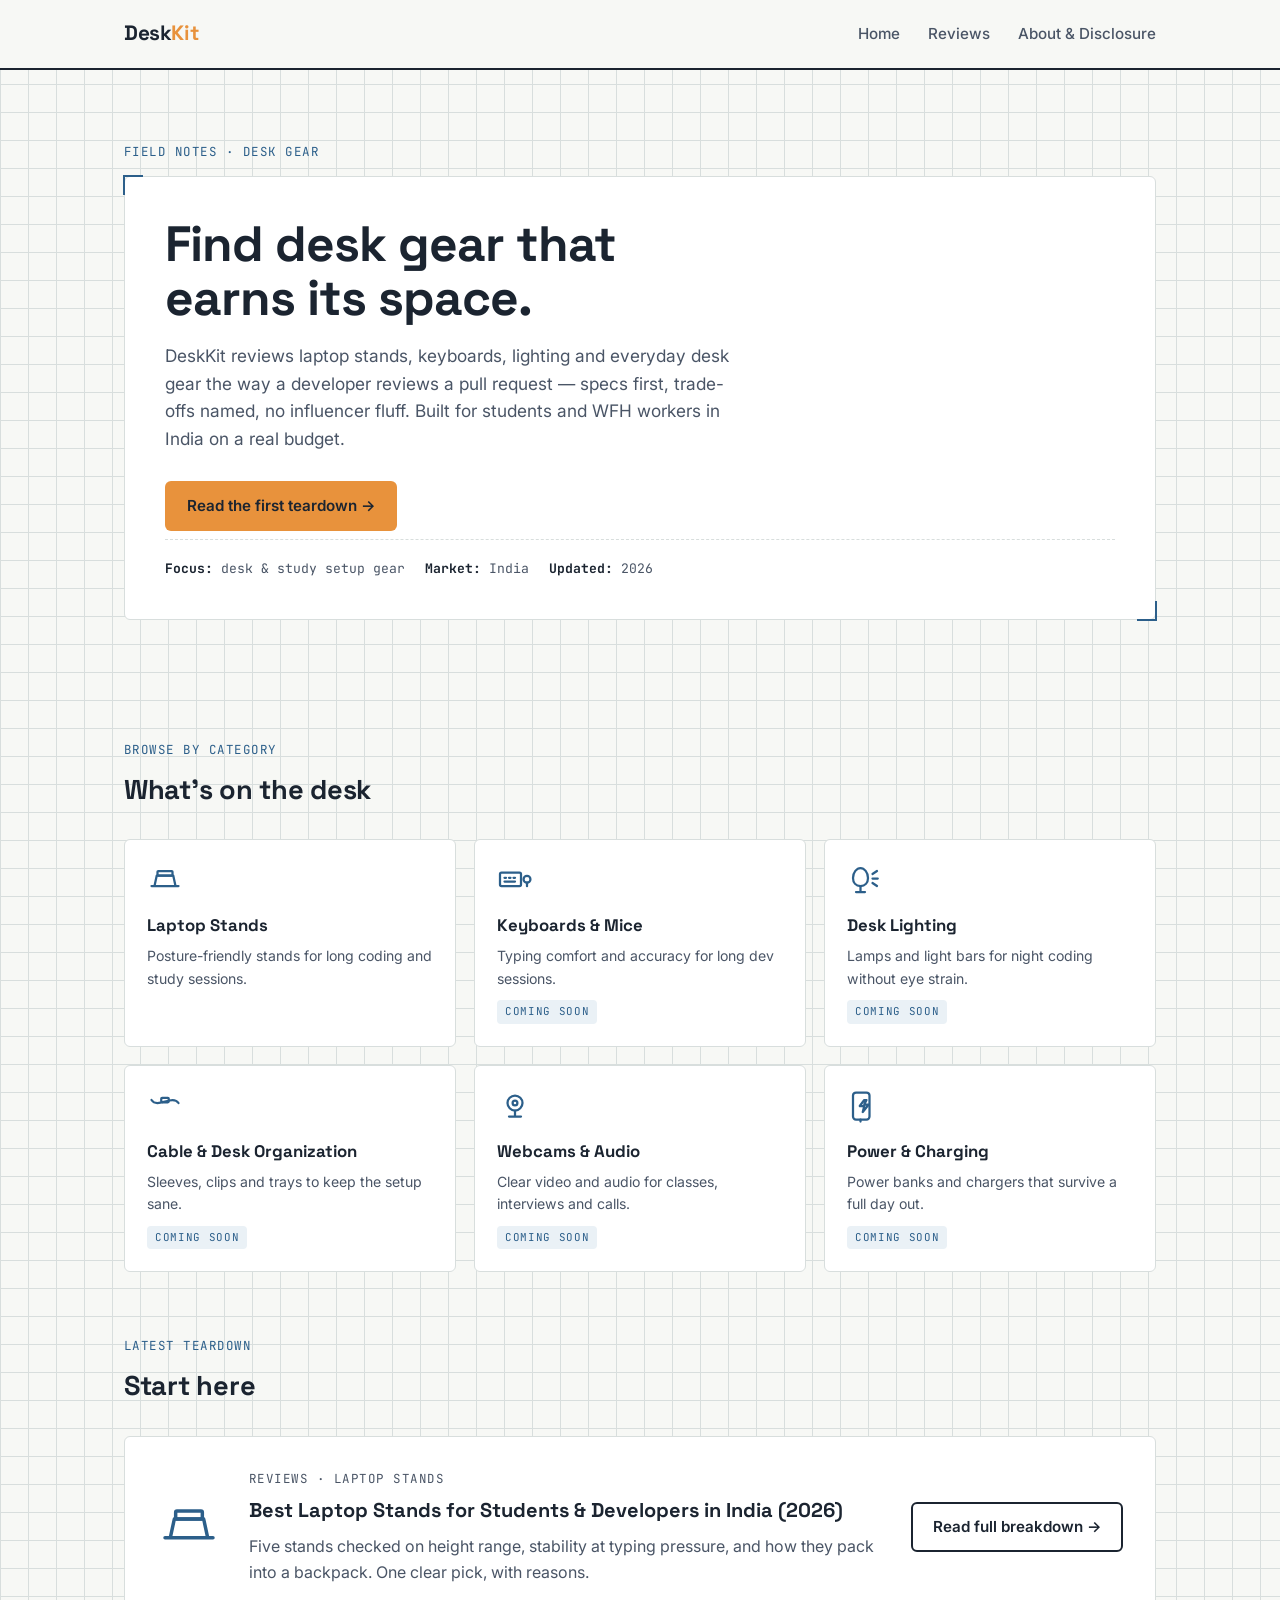
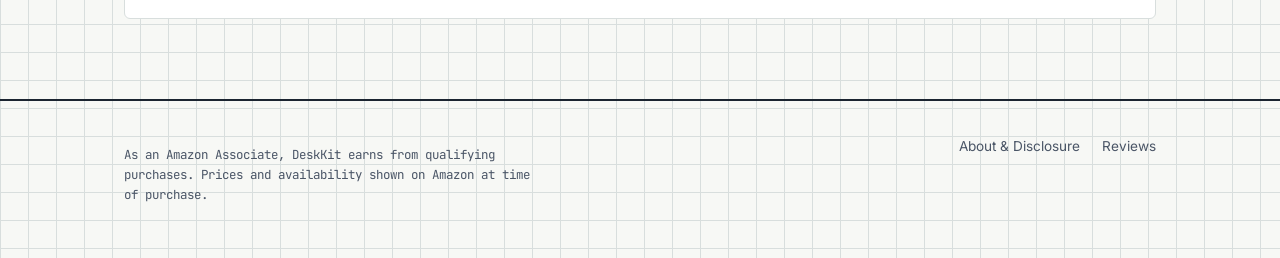
<file: index.html>
<!DOCTYPE html>
<html lang="en">
<head>
<meta charset="UTF-8">
<meta name="viewport" content="width=device-width, initial-scale=1.0">
<title>DeskKit — Desk Gear Reviews for Indian Students &amp; Developers</title>
<meta name="description" content="Practical, budget-aware reviews of laptop stands, keyboards, lighting and desk gear for students, developers and WFH workers in India.">
<link rel="preconnect" href="https://fonts.googleapis.com">
<link href="https://fonts.googleapis.com/css2?family=Space+Grotesk:wght@500;700&family=Inter:wght@400;500;600&family=JetBrains+Mono:wght@400;500&display=swap" rel="stylesheet">
<link rel="stylesheet" href="assets/style.css">
</head>
<body>

<header class="site-header">
  <div class="wrap">
    <a href="index.html" class="logo">Desk<span>Kit</span></a>
    <nav class="main-nav" id="mainNav">
      <a href="index.html">Home</a>
      <a href="reviews/best-laptop-stands.html">Reviews</a>
      <a href="about.html">About &amp; Disclosure</a>
    </nav>
    <button class="nav-toggle" id="navToggle" aria-label="Toggle menu" aria-expanded="false">≡</button>
  </div>
</header>

<main class="wrap">

  <section class="hero">
    <p class="eyebrow">Field notes · desk gear</p>
    <div class="hero-box frame-marks">
      <h1>Find desk gear that earns its space.</h1>
      <p class="lead">DeskKit reviews laptop stands, keyboards, lighting and everyday desk gear the way a developer reviews a pull request — specs first, trade-offs named, no influencer fluff. Built for students and WFH workers in India on a real budget.</p>
      <a href="reviews/best-laptop-stands.html" class="btn btn-primary">Read the first teardown →</a>
      <div class="specs-strip">
        <span><strong>Focus:</strong> desk &amp; study setup gear</span>
        <span><strong>Market:</strong> India</span>
        <span><strong>Updated:</strong> 2026</span>
      </div>
    </div>
  </section>

  <section class="reveal">
    <div class="section-head">
      <p class="eyebrow">Browse by category</p>
      <h2>What's on the desk</h2>
    </div>
    <div class="cat-grid">

      <a class="cat-card" href="reviews/best-laptop-stands.html">
        <svg class="icon" viewBox="0 0 24 24" fill="none" stroke="currentColor" stroke-width="1.5">
          <path d="M3 16h18M5 16l1.5-7h11L19 16" stroke-linecap="round" stroke-linejoin="round"/>
          <rect x="7" y="6" width="10" height="3" rx="0.5"/>
        </svg>
        <h3>Laptop Stands</h3>
        <p>Posture-friendly stands for long coding and study sessions.</p>
      </a>

      <div class="cat-card">
        <svg class="icon" viewBox="0 0 24 24" fill="none" stroke="currentColor" stroke-width="1.5">
          <rect x="2" y="7" width="14" height="9" rx="1"/>
          <path d="M5 10.5h1M8 10.5h1M11 10.5h1M5 13h7" stroke-linecap="round"/>
          <circle cx="20" cy="11.5" r="2.3"/>
          <path d="M20 13.8v2.3" stroke-linecap="round"/>
        </svg>
        <h3>Keyboards &amp; Mice</h3>
        <p>Typing comfort and accuracy for long dev sessions.</p>
        <span class="tag-soon">Coming soon</span>
      </div>

      <div class="cat-card">
        <svg class="icon" viewBox="0 0 24 24" fill="none" stroke="currentColor" stroke-width="1.5">
          <path d="M6 20h6M9 20v-4" stroke-linecap="round"/>
          <path d="M9 16c-3 0-5-2.2-5-5.4C4 7 6.5 4 9 4s5 3 5 6.6C14 13.8 12 16 9 16z"/>
          <path d="M17 8l3-2M17 11h3.5M17 14l3 2" stroke-linecap="round"/>
        </svg>
        <h3>Desk Lighting</h3>
        <p>Lamps and light bars for night coding without eye strain.</p>
        <span class="tag-soon">Coming soon</span>
      </div>

      <div class="cat-card">
        <svg class="icon" viewBox="0 0 24 24" fill="none" stroke="currentColor" stroke-width="1.5">
          <path d="M3 8c4 6 14-4 18 2" stroke-linecap="round"/>
          <rect x="9.5" y="6.5" width="5" height="3" rx="0.6"/>
        </svg>
        <h3>Cable &amp; Desk Organization</h3>
        <p>Sleeves, clips and trays to keep the setup sane.</p>
        <span class="tag-soon">Coming soon</span>
      </div>

      <div class="cat-card">
        <svg class="icon" viewBox="0 0 24 24" fill="none" stroke="currentColor" stroke-width="1.5">
          <circle cx="12" cy="10" r="5"/>
          <circle cx="12" cy="10" r="1.6"/>
          <path d="M8 19h8M12 15v4" stroke-linecap="round"/>
        </svg>
        <h3>Webcams &amp; Audio</h3>
        <p>Clear video and audio for classes, interviews and calls.</p>
        <span class="tag-soon">Coming soon</span>
      </div>

      <div class="cat-card">
        <svg class="icon" viewBox="0 0 24 24" fill="none" stroke="currentColor" stroke-width="1.5">
          <rect x="4" y="3" width="11" height="18" rx="2"/>
          <path d="M9 21v1.4" stroke-linecap="round"/>
          <path d="M11.5 8l-3 4h3l-1 4 4-5h-3l1.5-3z" stroke-linejoin="round"/>
        </svg>
        <h3>Power &amp; Charging</h3>
        <p>Power banks and chargers that survive a full day out.</p>
        <span class="tag-soon">Coming soon</span>
      </div>

    </div>
  </section>

  <section class="reveal">
    <div class="section-head">
      <p class="eyebrow">Latest teardown</p>
      <h2>Start here</h2>
    </div>
    <div class="callout">
      <svg class="icon-big" viewBox="0 0 24 24" fill="none" stroke="currentColor" stroke-width="1.3">
        <path d="M3 16h18M5 16l1.5-7h11L19 16" stroke-linecap="round" stroke-linejoin="round"/>
        <rect x="7" y="6" width="10" height="3" rx="0.5"/>
      </svg>
      <div class="callout-text">
        <p class="eyebrow">Reviews · Laptop Stands</p>
        <h3>Best Laptop Stands for Students &amp; Developers in India (2026)</h3>
        <p>Five stands checked on height range, stability at typing pressure, and how they pack into a backpack. One clear pick, with reasons.</p>
      </div>
      <a href="reviews/best-laptop-stands.html" class="btn btn-outline">Read full breakdown →</a>
    </div>
  </section>

</main>

<footer class="site-footer">
  <div class="wrap">
    <p class="footer-disclosure">As an Amazon Associate, DeskKit earns from qualifying purchases. Prices and availability shown on Amazon at time of purchase.</p>
    <div class="footer-links">
      <a href="about.html">About &amp; Disclosure</a>
      <a href="reviews/best-laptop-stands.html">Reviews</a>
    </div>
  </div>
</footer>

<script src="assets/script.js"></script>
</body>
</html>
</file>
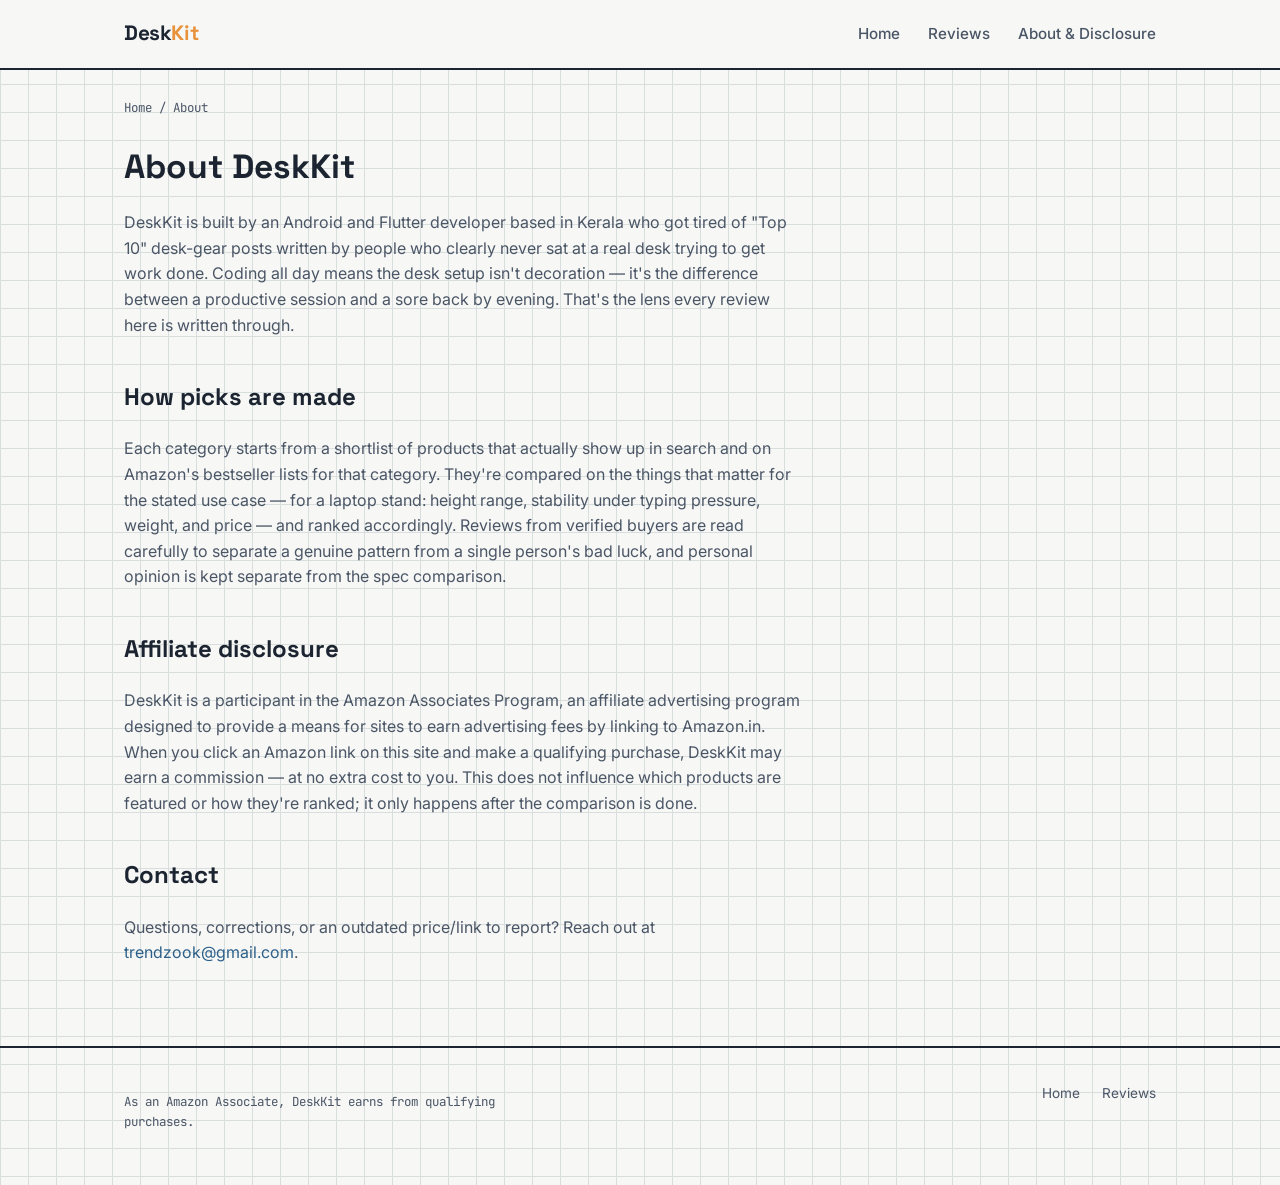
<file: about.html>
<!DOCTYPE html>
<html lang="en">

<head>
  <meta charset="UTF-8">
  <meta name="viewport" content="width=device-width, initial-scale=1.0">
  <title>About &amp; Affiliate Disclosure — DeskKit</title>
  <meta name="description" content="Who runs DeskKit, how reviews are chosen, and our Amazon affiliate disclosure.">
  <link rel="preconnect" href="https://fonts.googleapis.com">
  <link
    href="https://fonts.googleapis.com/css2?family=Space+Grotesk:wght@500;700&family=Inter:wght@400;500;600&family=JetBrains+Mono:wght@400;500&display=swap"
    rel="stylesheet">
  <link rel="stylesheet" href="assets/style.css">
</head>

<body>

  <header class="site-header">
    <div class="wrap">
      <a href="index.html" class="logo">Desk<span>Kit</span></a>
      <nav class="main-nav" id="mainNav">
        <a href="index.html">Home</a>
        <a href="reviews/best-laptop-stands.html">Reviews</a>
        <a href="about.html">About &amp; Disclosure</a>
      </nav>
      <button class="nav-toggle" id="navToggle" aria-label="Toggle menu" aria-expanded="false">≡</button>
    </div>
  </header>

  <main class="wrap">
    <p class="breadcrumb"><a href="index.html">Home</a> / About</p>

    <div class="prose">
      <h1 style="font-family:var(--font-display); font-size:2.1rem; margin-bottom: 6px;">About DeskKit</h1>
      <p>DeskKit is built by an Android and Flutter developer based in Kerala who got tired of "Top 10" desk-gear posts
        written by people who clearly never sat at a real desk trying to get work done. Coding all day means the desk
        setup isn't decoration — it's the difference between a productive session and a sore back by evening. That's the
        lens every review here is written through.</p>

      <h2>How picks are made</h2>
      <p>Each category starts from a shortlist of products that actually show up in search and on Amazon's bestseller
        lists for that category. They're compared on the things that matter for the stated use case — for a laptop
        stand: height range, stability under typing pressure, weight, and price — and ranked accordingly. Reviews from
        verified buyers are read carefully to separate a genuine pattern from a single person's bad luck, and personal
        opinion is kept separate from the spec comparison.</p>

      <h2>Affiliate disclosure</h2>
      <p>DeskKit is a participant in the Amazon Associates Program, an affiliate advertising program designed to provide
        a means for sites to earn advertising fees by linking to Amazon.in. When you click an Amazon link on this site
        and make a qualifying purchase, DeskKit may earn a commission — at no extra cost to you. This does not influence
        which products are featured or how they're ranked; it only happens after the comparison is done.</p>

      <h2>Contact</h2>
      <p>Questions, corrections, or an outdated price/link to report? Reach out at <a
          href="mailto:trendzook@gmail.com">trendzook@gmail.com</a>.</p>
    </div>
  </main>

  <footer class="site-footer">
    <div class="wrap">
      <p class="footer-disclosure">As an Amazon Associate, DeskKit earns from qualifying purchases.</p>
      <div class="footer-links">
        <a href="index.html">Home</a>
        <a href="reviews/best-laptop-stands.html">Reviews</a>
      </div>
    </div>
  </footer>

  <script src="assets/script.js"></script>
</body>

</html>
</file>
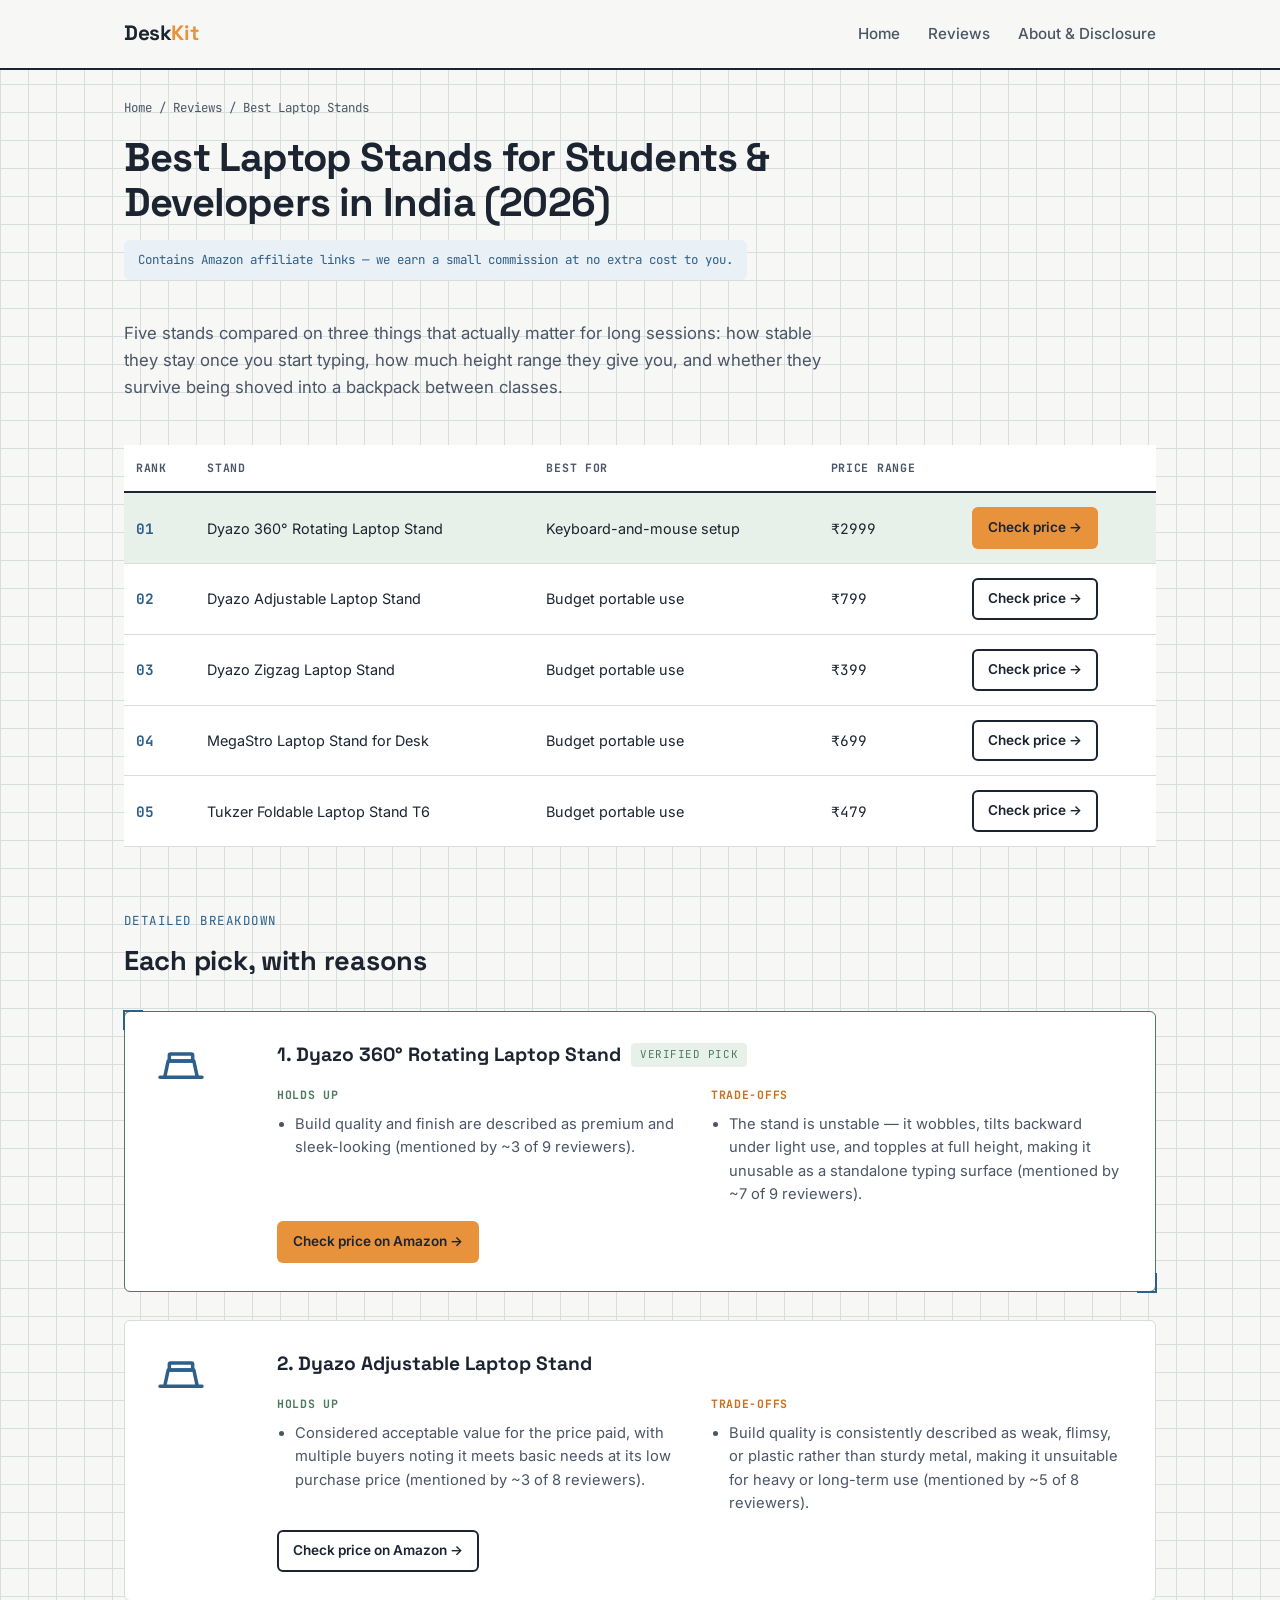
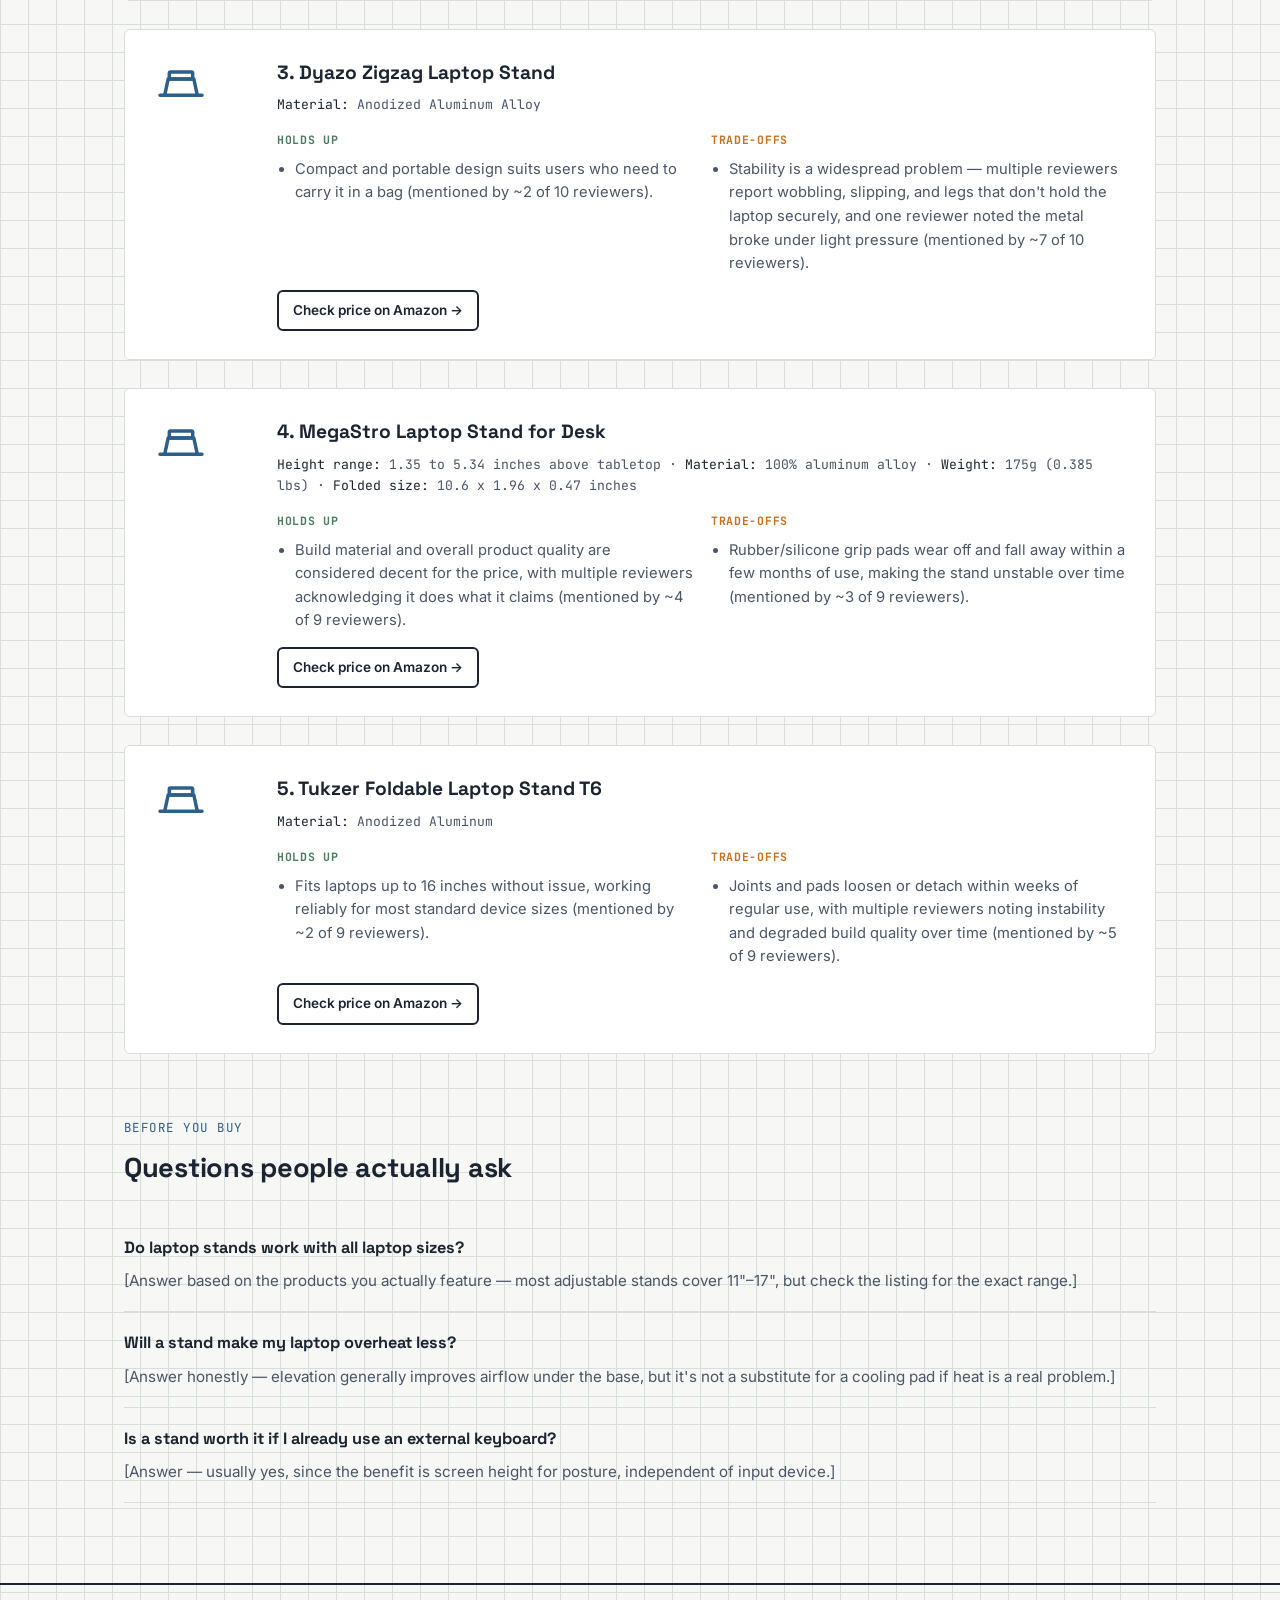
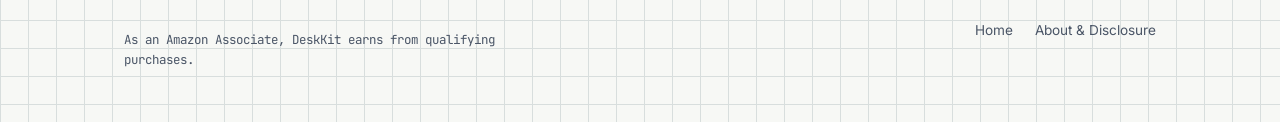
<file: reviews/best-laptop-stands.html>
<!DOCTYPE html>
<html lang="en">

<head>
  <meta charset="UTF-8">
  <meta name="viewport" content="width=device-width, initial-scale=1.0">
  <title>Best Laptop Stands for Students &amp; Developers in India (2026) — DeskKit</title>
  <meta name="description"
    content="Five laptop stands compared on height range, stability and packability for students and developers working from a desk, hostel room or library.">
  <link rel="preconnect" href="https://fonts.googleapis.com">
  <link
    href="https://fonts.googleapis.com/css2?family=Space+Grotesk:wght@500;700&family=Inter:wght@400;500;600&family=JetBrains+Mono:wght@400;500&display=swap"
    rel="stylesheet">
  <link rel="stylesheet" href="../assets/style.css">
</head>

<body>

  <header class="site-header">
    <div class="wrap">
      <a href="../index.html" class="logo">Desk<span>Kit</span></a>
      <nav class="main-nav" id="mainNav">
        <a href="../index.html">Home</a>
        <a href="best-laptop-stands.html">Reviews</a>
        <a href="../about.html">About &amp; Disclosure</a>
      </nav>
      <button class="nav-toggle" id="navToggle" aria-label="Toggle menu" aria-expanded="false">≡</button>
    </div>
  </header>

  <main class="wrap">
    <p class="breadcrumb"><a href="../index.html">Home</a> / <a href="../index.html">Reviews</a> / Best Laptop Stands
    </p>

    <div class="review-header">
      <h1>Best Laptop Stands for Students &amp; Developers in India (2026)</h1>
      <span class="disclosure-note">Contains Amazon affiliate links — we earn a small commission at no extra cost to
        you.</span>
      <p class="lead-text">Five stands compared on three things that actually matter for long sessions: how stable they
        stay once you start typing, how much height range they give you, and whether they survive being shoved into a
        backpack between classes.</p>
    </div>

    <div class="spec-table-wrap">
      <table class="spec-table">
        <thead>
          <tr>
            <th>Rank</th>
            <th>Stand</th>
            <th>Best for</th>
            <th>Price range</th>
            <th></th>
          </tr>
        </thead>
        <tbody>
          <tr class="is-top">
            <td class="rank">01</td>
            <td>Dyazo 360° Rotating Laptop Stand</td>
            <td>Keyboard-and-mouse setup</td>
            <td class="price">₹2999</td>
            <td><a href="https://amzn.to/4eRjySu" class="btn btn-primary btn-sm">Check price →</a></td>
          </tr>
          <tr>
            <td class="rank">02</td>
            <td>Dyazo Adjustable Laptop Stand</td>
            <td>Budget portable use</td>
            <td class="price">₹799</td>
            <td><a href="https://amzn.to/4v2zSGp" class="btn btn-outline btn-sm">Check price →</a></td>
          </tr>
          <tr>
            <td class="rank">03</td>
            <td>Dyazo Zigzag Laptop Stand</td>
            <td>Budget portable use</td>
            <td class="price">₹399</td>
            <td><a href="https://amzn.to/4fcuCer" class="btn btn-outline btn-sm">Check price →</a></td>
          </tr>
          <tr>
            <td class="rank">04</td>
            <td>MegaStro Laptop Stand for Desk</td>
            <td>Budget portable use</td>
            <td class="price">₹699</td>
            <td><a href="https://amzn.to/megastro" class="btn btn-outline btn-sm">Check price →</a></td>
          </tr>
          <tr>
            <td class="rank">05</td>
            <td>Tukzer Foldable Laptop Stand T6</td>
            <td>Budget portable use</td>
            <td class="price">₹479</td>
            <td><a href="https://amzn.to/tukzer" class="btn btn-outline btn-sm">Check price →</a></td>
          </tr>
        </tbody>
      </table>
    </div>

    <div class="section-head">
      <p class="eyebrow">Detailed breakdown</p>
      <h2>Each pick, with reasons</h2>
    </div>

    <div class="product-block is-verified reveal frame-marks">
      <svg class="icon" viewBox="0 0 24 24" fill="none" stroke="currentColor" stroke-width="1.5">
        <path d="M3 16h18M5 16l1.5-7h11L19 16" stroke-linecap="round" stroke-linejoin="round" />
        <rect x="7" y="6" width="10" height="3" rx="0.5" />
      </svg>
      <div>
        <div class="product-title-row">
          <h3>1. Dyazo 360° Rotating Laptop Stand</h3>
          <span class="badge-verified">Verified pick</span>
        </div>
        <div class="spec-row"></div>
        <div class="pros-cons">
          <div class="pros">
            <h4>Holds up</h4>
            <ul>
              <li>Build quality and finish are described as premium and sleek-looking (mentioned by ~3 of 9 reviewers).
              </li>
            </ul>
          </div>
          <div class="cons">
            <h4>Trade-offs</h4>
            <ul>
              <li>The stand is unstable — it wobbles, tilts backward under light use, and topples at full height, making
                it unusable as a standalone typing surface (mentioned by ~7 of 9 reviewers).</li>
            </ul>
          </div>
        </div>
        <a href="https://amzn.to/4eRjySu" class="btn btn-primary btn-sm">Check price on Amazon →</a>
      </div>
    </div>

    <div class="product-block reveal">
      <svg class="icon" viewBox="0 0 24 24" fill="none" stroke="currentColor" stroke-width="1.5">
        <path d="M3 16h18M5 16l1.5-7h11L19 16" stroke-linecap="round" stroke-linejoin="round" />
        <rect x="7" y="6" width="10" height="3" rx="0.5" />
      </svg>
      <div>
        <div class="product-title-row">
          <h3>2. Dyazo Adjustable Laptop Stand</h3>
        </div>
        <div class="spec-row"></div>
        <div class="pros-cons">
          <div class="pros">
            <h4>Holds up</h4>
            <ul>
              <li>Considered acceptable value for the price paid, with multiple buyers noting it meets basic needs at
                its low purchase price (mentioned by ~3 of 8 reviewers).</li>
            </ul>
          </div>
          <div class="cons">
            <h4>Trade-offs</h4>
            <ul>
              <li>Build quality is consistently described as weak, flimsy, or plastic rather than sturdy metal, making
                it unsuitable for heavy or long-term use (mentioned by ~5 of 8 reviewers).</li>
            </ul>
          </div>
        </div>
        <a href="https://amzn.to/4v2zSGp" class="btn btn-outline btn-sm">Check price on Amazon →</a>
      </div>
    </div>

    <div class="product-block reveal">
      <svg class="icon" viewBox="0 0 24 24" fill="none" stroke="currentColor" stroke-width="1.5">
        <path d="M3 16h18M5 16l1.5-7h11L19 16" stroke-linecap="round" stroke-linejoin="round" />
        <rect x="7" y="6" width="10" height="3" rx="0.5" />
      </svg>
      <div>
        <div class="product-title-row">
          <h3>3. Dyazo Zigzag Laptop Stand</h3>
        </div>
        <div class="spec-row"><span class="label">Material:</span> Anodized Aluminum Alloy</div>
        <div class="pros-cons">
          <div class="pros">
            <h4>Holds up</h4>
            <ul>
              <li>Compact and portable design suits users who need to carry it in a bag (mentioned by ~2 of 10
                reviewers).</li>
            </ul>
          </div>
          <div class="cons">
            <h4>Trade-offs</h4>
            <ul>
              <li>Stability is a widespread problem — multiple reviewers report wobbling, slipping, and legs that don't
                hold the laptop securely, and one reviewer noted the metal broke under light pressure (mentioned by ~7
                of 10 reviewers).</li>
            </ul>
          </div>
        </div>
        <a href="https://amzn.to/4fcuCer" class="btn btn-outline btn-sm">Check price on Amazon →</a>
      </div>
    </div>

    <div class="product-block reveal">
      <svg class="icon" viewBox="0 0 24 24" fill="none" stroke="currentColor" stroke-width="1.5">
        <path d="M3 16h18M5 16l1.5-7h11L19 16" stroke-linecap="round" stroke-linejoin="round" />
        <rect x="7" y="6" width="10" height="3" rx="0.5" />
      </svg>
      <div>
        <div class="product-title-row">
          <h3>4. MegaStro Laptop Stand for Desk</h3>
        </div>
        <div class="spec-row"><span class="label">Height range:</span> 1.35 to 5.34 inches above tabletop · <span
            class="label">Material:</span> 100% aluminum alloy · <span class="label">Weight:</span> 175g (0.385 lbs) ·
          <span class="label">Folded size:</span> 10.6 x 1.96 x 0.47 inches
        </div>
        <div class="pros-cons">
          <div class="pros">
            <h4>Holds up</h4>
            <ul>
              <li>Build material and overall product quality are considered decent for the price, with multiple
                reviewers acknowledging it does what it claims (mentioned by ~4 of 9 reviewers).</li>
            </ul>
          </div>
          <div class="cons">
            <h4>Trade-offs</h4>
            <ul>
              <li>Rubber/silicone grip pads wear off and fall away within a few months of use, making the stand unstable
                over time (mentioned by ~3 of 9 reviewers).</li>
            </ul>
          </div>
        </div>
        <a href="https://amzn.to/megastro" class="btn btn-outline btn-sm">Check price on Amazon →</a>
      </div>
    </div>

    <div class="product-block reveal">
      <svg class="icon" viewBox="0 0 24 24" fill="none" stroke="currentColor" stroke-width="1.5">
        <path d="M3 16h18M5 16l1.5-7h11L19 16" stroke-linecap="round" stroke-linejoin="round" />
        <rect x="7" y="6" width="10" height="3" rx="0.5" />
      </svg>
      <div>
        <div class="product-title-row">
          <h3>5. Tukzer Foldable Laptop Stand T6</h3>
        </div>
        <div class="spec-row"><span class="label">Material:</span> Anodized Aluminum</div>
        <div class="pros-cons">
          <div class="pros">
            <h4>Holds up</h4>
            <ul>
              <li>Fits laptops up to 16 inches without issue, working reliably for most standard device sizes (mentioned
                by ~2 of 9 reviewers).</li>
            </ul>
          </div>
          <div class="cons">
            <h4>Trade-offs</h4>
            <ul>
              <li>Joints and pads loosen or detach within weeks of regular use, with multiple reviewers noting
                instability and degraded build quality over time (mentioned by ~5 of 9 reviewers).</li>
            </ul>
          </div>
        </div>
        <a href="https://amzn.to/tukzer" class="btn btn-outline btn-sm">Check price on Amazon →</a>
      </div>
    </div>



    <div class="section-head">
      <p class="eyebrow">Before you buy</p>
      <h2>Questions people actually ask</h2>
    </div>

    <div class="faq">
      <div class="faq-item">
        <h4>Do laptop stands work with all laptop sizes?</h4>
        <p>[Answer based on the products you actually feature — most adjustable stands cover 11"–17", but check the
          listing for the exact range.]</p>
      </div>
      <div class="faq-item">
        <h4>Will a stand make my laptop overheat less?</h4>
        <p>[Answer honestly — elevation generally improves airflow under the base, but it's not a substitute for a
          cooling pad if heat is a real problem.]</p>
      </div>
      <div class="faq-item">
        <h4>Is a stand worth it if I already use an external keyboard?</h4>
        <p>[Answer — usually yes, since the benefit is screen height for posture, independent of input device.]</p>
      </div>
    </div>

  </main>

  <footer class="site-footer">
    <div class="wrap">
      <p class="footer-disclosure">As an Amazon Associate, DeskKit earns from qualifying purchases.</p>
      <div class="footer-links">
        <a href="../index.html">Home</a>
        <a href="../about.html">About &amp; Disclosure</a>
      </div>
    </div>
  </footer>

  <script src="../assets/script.js"></script>
</body>

</html>
</file>
<file: assets/style.css>
/* ===========================================================
   DeskKit — design tokens
   Aesthetic: engineering notebook / blueprint datasheet.
   Subject: desk gear reviewed the way a developer reviews a PR —
   specs, trade-offs, no fluff.
   =========================================================== */

:root {
  --paper: #F7F8F5;
  --paper-card: #FFFFFF;
  --ink: #1B2430;
  --ink-soft: #4A5566;
  --blueprint: #2C5F8A;
  --blueprint-light: #4A7FA8;
  --amber: #E8923C;
  --amber-dark: #C9701F;
  --grid-line: #D8DEDD;
  --verified: #4C7A5E;
  --verified-bg: #E8F0EA;

  --font-display: 'Space Grotesk', sans-serif;
  --font-body: 'Inter', sans-serif;
  --font-mono: 'JetBrains Mono', monospace;

  --maxw: 1080px;
  --radius: 6px;
}

* { box-sizing: border-box; }
html { scroll-behavior: smooth; }
@media (prefers-reduced-motion: reduce) {
  html { scroll-behavior: auto; }
  * { animation-duration: 0.01ms !important; transition-duration: 0.01ms !important; }
}

body {
  margin: 0;
  font-family: var(--font-body);
  color: var(--ink);
  background-color: var(--paper);
  background-image:
    linear-gradient(var(--grid-line) 1px, transparent 1px),
    linear-gradient(90deg, var(--grid-line) 1px, transparent 1px);
  background-size: 28px 28px;
  line-height: 1.6;
  -webkit-font-smoothing: antialiased;
}

a { color: var(--blueprint); text-decoration: none; }
a:hover { color: var(--blueprint-light); text-decoration: underline; }

:focus-visible {
  outline: 2px solid var(--amber);
  outline-offset: 2px;
}

img, svg { display: block; max-width: 100%; }

.wrap {
  max-width: var(--maxw);
  margin: 0 auto;
  padding: 0 24px;
}

.mono { font-family: var(--font-mono); }

/* ---------- header ---------- */
header.site-header {
  border-bottom: 2px solid var(--ink);
  background: var(--paper);
  position: sticky;
  top: 0;
  z-index: 50;
}
.site-header .wrap {
  display: flex;
  align-items: center;
  justify-content: space-between;
  height: 68px;
}
.logo {
  font-family: var(--font-display);
  font-weight: 700;
  font-size: 1.3rem;
  color: var(--ink);
  letter-spacing: -0.02em;
}
.logo span { color: var(--amber); }
nav.main-nav { display: flex; gap: 28px; align-items: center; }
nav.main-nav a {
  color: var(--ink-soft);
  font-size: 0.95rem;
  font-weight: 500;
}
nav.main-nav a:hover { color: var(--blueprint); text-decoration: none; }
.nav-toggle {
  display: none;
  background: none;
  border: 2px solid var(--ink);
  border-radius: var(--radius);
  width: 40px; height: 40px;
  cursor: pointer;
  font-family: var(--font-mono);
}

@media (max-width: 720px) {
  nav.main-nav {
    display: none;
    position: absolute;
    top: 68px; left: 0; right: 0;
    background: var(--paper);
    border-bottom: 2px solid var(--ink);
    flex-direction: column;
    align-items: flex-start;
    padding: 16px 24px 24px;
    gap: 16px;
  }
  nav.main-nav.open { display: flex; }
  .nav-toggle { display: block; }
}

/* ---------- blueprint corner-mark frame (signature element) ---------- */
.frame-marks { position: relative; }
.frame-marks::before,
.frame-marks::after {
  content: '';
  position: absolute;
  width: 18px;
  height: 18px;
  pointer-events: none;
}
.frame-marks::before {
  top: -2px; left: -2px;
  border-top: 2.5px solid var(--blueprint);
  border-left: 2.5px solid var(--blueprint);
}
.frame-marks::after {
  bottom: -2px; right: -2px;
  border-bottom: 2.5px solid var(--blueprint);
  border-right: 2.5px solid var(--blueprint);
}

/* ---------- hero ---------- */
.hero {
  padding: 72px 0 56px;
}
.eyebrow {
  font-family: var(--font-mono);
  font-size: 0.78rem;
  letter-spacing: 0.12em;
  text-transform: uppercase;
  color: var(--blueprint);
  margin: 0 0 14px;
}
.hero-box {
  background: var(--paper-card);
  border: 1px solid var(--grid-line);
  padding: 40px;
  border-radius: var(--radius);
}
.hero h1 {
  font-family: var(--font-display);
  font-size: clamp(2rem, 5vw, 3.1rem);
  line-height: 1.08;
  letter-spacing: -0.02em;
  margin: 0 0 18px;
  max-width: 16ch;
}
.hero p.lead {
  font-size: 1.08rem;
  color: var(--ink-soft);
  max-width: 52ch;
  margin: 0 0 28px;
}
.specs-strip {
  display: flex;
  flex-wrap: wrap;
  gap: 20px;
  font-family: var(--font-mono);
  font-size: 0.82rem;
  color: var(--ink-soft);
  border-top: 1px dashed var(--grid-line);
  padding-top: 18px;
  margin-top: 8px;
}
.specs-strip strong { color: var(--ink); }

/* ---------- buttons ---------- */
.btn {
  display: inline-flex;
  align-items: center;
  gap: 8px;
  font-family: var(--font-body);
  font-weight: 600;
  font-size: 0.95rem;
  padding: 11px 20px;
  border-radius: var(--radius);
  border: 2px solid transparent;
  cursor: pointer;
}
.btn-primary {
  background: var(--amber);
  color: var(--ink);
}
.btn-primary:hover { background: var(--amber-dark); text-decoration: none; }
.btn-outline {
  background: transparent;
  border-color: var(--ink);
  color: var(--ink);
}
.btn-outline:hover { background: var(--ink); color: var(--paper); text-decoration: none; }
.btn-sm { font-size: 0.85rem; padding: 8px 14px; }

/* ---------- section heading ---------- */
.section-head { margin: 64px 0 28px; }
.section-head .eyebrow { margin-bottom: 8px; }
.section-head h2 {
  font-family: var(--font-display);
  font-size: 1.7rem;
  margin: 0;
  letter-spacing: -0.01em;
}

/* ---------- category grid ---------- */
.cat-grid {
  display: grid;
  grid-template-columns: repeat(3, 1fr);
  gap: 18px;
}
@media (max-width: 800px) { .cat-grid { grid-template-columns: repeat(2, 1fr); } }
@media (max-width: 520px) { .cat-grid { grid-template-columns: 1fr; } }

.cat-card {
  background: var(--paper-card);
  border: 1px solid var(--grid-line);
  border-radius: var(--radius);
  padding: 22px;
  transition: border-color 0.15s ease, transform 0.15s ease;
}
a.cat-card:hover {
  border-color: var(--blueprint);
  transform: translateY(-2px);
  text-decoration: none;
}
.cat-card .icon { width: 36px; height: 36px; color: var(--blueprint); margin-bottom: 14px; }
.cat-card h3 {
  font-family: var(--font-display);
  font-size: 1.05rem;
  margin: 0 0 6px;
  color: var(--ink);
}
.cat-card p { margin: 0; font-size: 0.88rem; color: var(--ink-soft); }
.tag-soon {
  display: inline-block;
  font-family: var(--font-mono);
  font-size: 0.68rem;
  letter-spacing: 0.06em;
  text-transform: uppercase;
  color: var(--blueprint);
  background: #EAF1F6;
  padding: 3px 8px;
  border-radius: 4px;
  margin-top: 10px;
}

/* ---------- featured callout ---------- */
.callout {
  background: var(--paper-card);
  border: 1px solid var(--grid-line);
  border-radius: var(--radius);
  padding: 32px;
  display: flex;
  gap: 28px;
  align-items: center;
  flex-wrap: wrap;
  justify-content: space-between;
}
.callout .icon-big { width: 64px; height: 64px; color: var(--blueprint); flex: none; }
.callout-text { flex: 1; min-width: 220px; }
.callout-text .eyebrow { margin-bottom: 6px; }
.callout-text h3 { font-family: var(--font-display); margin: 0 0 8px; font-size: 1.25rem; }
.callout-text p { margin: 0; color: var(--ink-soft); }

/* ---------- footer ---------- */
footer.site-footer {
  border-top: 2px solid var(--ink);
  margin-top: 80px;
  padding: 32px 0 40px;
}
footer.site-footer .wrap {
  display: flex;
  justify-content: space-between;
  align-items: flex-start;
  flex-wrap: wrap;
  gap: 16px;
}
.footer-disclosure {
  font-family: var(--font-mono);
  font-size: 0.78rem;
  color: var(--ink-soft);
  max-width: 60ch;
}
.footer-links a { margin-left: 18px; font-size: 0.85rem; color: var(--ink-soft); }
.footer-links a:first-child { margin-left: 0; }

/* ---------- review page ---------- */
.breadcrumb {
  font-family: var(--font-mono);
  font-size: 0.78rem;
  color: var(--ink-soft);
  margin: 28px 0 18px;
}
.breadcrumb a { color: var(--ink-soft); }
.review-header { padding-bottom: 8px; }
.review-header h1 {
  font-family: var(--font-display);
  font-size: clamp(1.7rem, 4vw, 2.5rem);
  line-height: 1.12;
  letter-spacing: -0.02em;
  margin: 0 0 14px;
  max-width: 28ch;
}
.disclosure-note {
  font-family: var(--font-mono);
  font-size: 0.78rem;
  color: var(--blueprint);
  background: #EAF1F6;
  border-radius: var(--radius);
  padding: 10px 14px;
  display: inline-block;
  margin-bottom: 24px;
}
.sample-flag {
  font-family: var(--font-mono);
  font-size: 0.7rem;
  letter-spacing: 0.05em;
  text-transform: uppercase;
  color: var(--amber-dark);
  border: 1px dashed var(--amber);
  border-radius: 4px;
  padding: 2px 8px;
  margin-left: 8px;
}
.lead-text { font-size: 1.05rem; color: var(--ink-soft); max-width: 64ch; margin-bottom: 36px; }

/* spec-sheet quick-picks table */
.spec-table-wrap { overflow-x: auto; margin-bottom: 48px; }
table.spec-table {
  width: 100%;
  border-collapse: collapse;
  font-size: 0.9rem;
  background: var(--paper-card);
}
table.spec-table th, table.spec-table td {
  border-bottom: 1px solid var(--grid-line);
  padding: 14px 12px;
  text-align: left;
  vertical-align: middle;
}
table.spec-table th {
  font-family: var(--font-mono);
  font-size: 0.72rem;
  letter-spacing: 0.06em;
  text-transform: uppercase;
  color: var(--ink-soft);
  border-bottom: 2px solid var(--ink);
}
table.spec-table td.rank {
  font-family: var(--font-mono);
  color: var(--blueprint);
  font-weight: 700;
}
table.spec-table td.price { font-family: var(--font-mono); }
tr.is-top td { background: var(--verified-bg); }

/* product detail blocks */
.product-block {
  background: var(--paper-card);
  border: 1px solid var(--grid-line);
  border-radius: var(--radius);
  padding: 28px;
  margin-bottom: 28px;
  display: grid;
  grid-template-columns: 100px 1fr;
  gap: 24px;
}
@media (max-width: 600px) { .product-block { grid-template-columns: 1fr; } }
.product-block .icon { width: 56px; height: 56px; color: var(--blueprint); }
.product-block.is-verified { border-color: var(--verified); }
.product-title-row { display: flex; align-items: center; gap: 10px; flex-wrap: wrap; margin-bottom: 6px; }
.product-title-row h3 { font-family: var(--font-display); margin: 0; font-size: 1.2rem; }
.badge-verified {
  font-family: var(--font-mono);
  font-size: 0.68rem;
  letter-spacing: 0.05em;
  text-transform: uppercase;
  color: var(--verified);
  background: var(--verified-bg);
  padding: 3px 9px;
  border-radius: 4px;
}
.pros-cons { display: grid; grid-template-columns: 1fr 1fr; gap: 18px; margin: 14px 0; }
@media (max-width: 480px) { .pros-cons { grid-template-columns: 1fr; } }
.pros-cons h4 {
  font-family: var(--font-mono);
  font-size: 0.72rem;
  letter-spacing: 0.06em;
  text-transform: uppercase;
  margin: 0 0 8px;
}
.pros-cons .pros h4 { color: var(--verified); }
.pros-cons .cons h4 { color: var(--amber-dark); }
.pros-cons ul { margin: 0; padding-left: 18px; font-size: 0.92rem; color: var(--ink-soft); }
.spec-row {
  font-family: var(--font-mono);
  font-size: 0.82rem;
  color: var(--ink-soft);
  margin-bottom: 16px;
}
.spec-row span.label { color: var(--ink); }

/* FAQ */
.faq-item { border-bottom: 1px solid var(--grid-line); padding: 18px 0; }
.faq-item h4 { font-family: var(--font-display); font-size: 1.02rem; margin: 0 0 8px; }
.faq-item p { margin: 0; color: var(--ink-soft); font-size: 0.95rem; }

/* reveal-on-scroll (subtle, respects reduced motion) */
.reveal { opacity: 0; transform: translateY(10px); transition: opacity 0.5s ease, transform 0.5s ease; }
.reveal.is-visible { opacity: 1; transform: translateY(0); }
@media (prefers-reduced-motion: reduce) {
  .reveal { opacity: 1; transform: none; }
}

/* about page */
.prose { max-width: 68ch; }
.prose h2 { font-family: var(--font-display); margin-top: 40px; }
.prose p { color: var(--ink-soft); }
</file>
